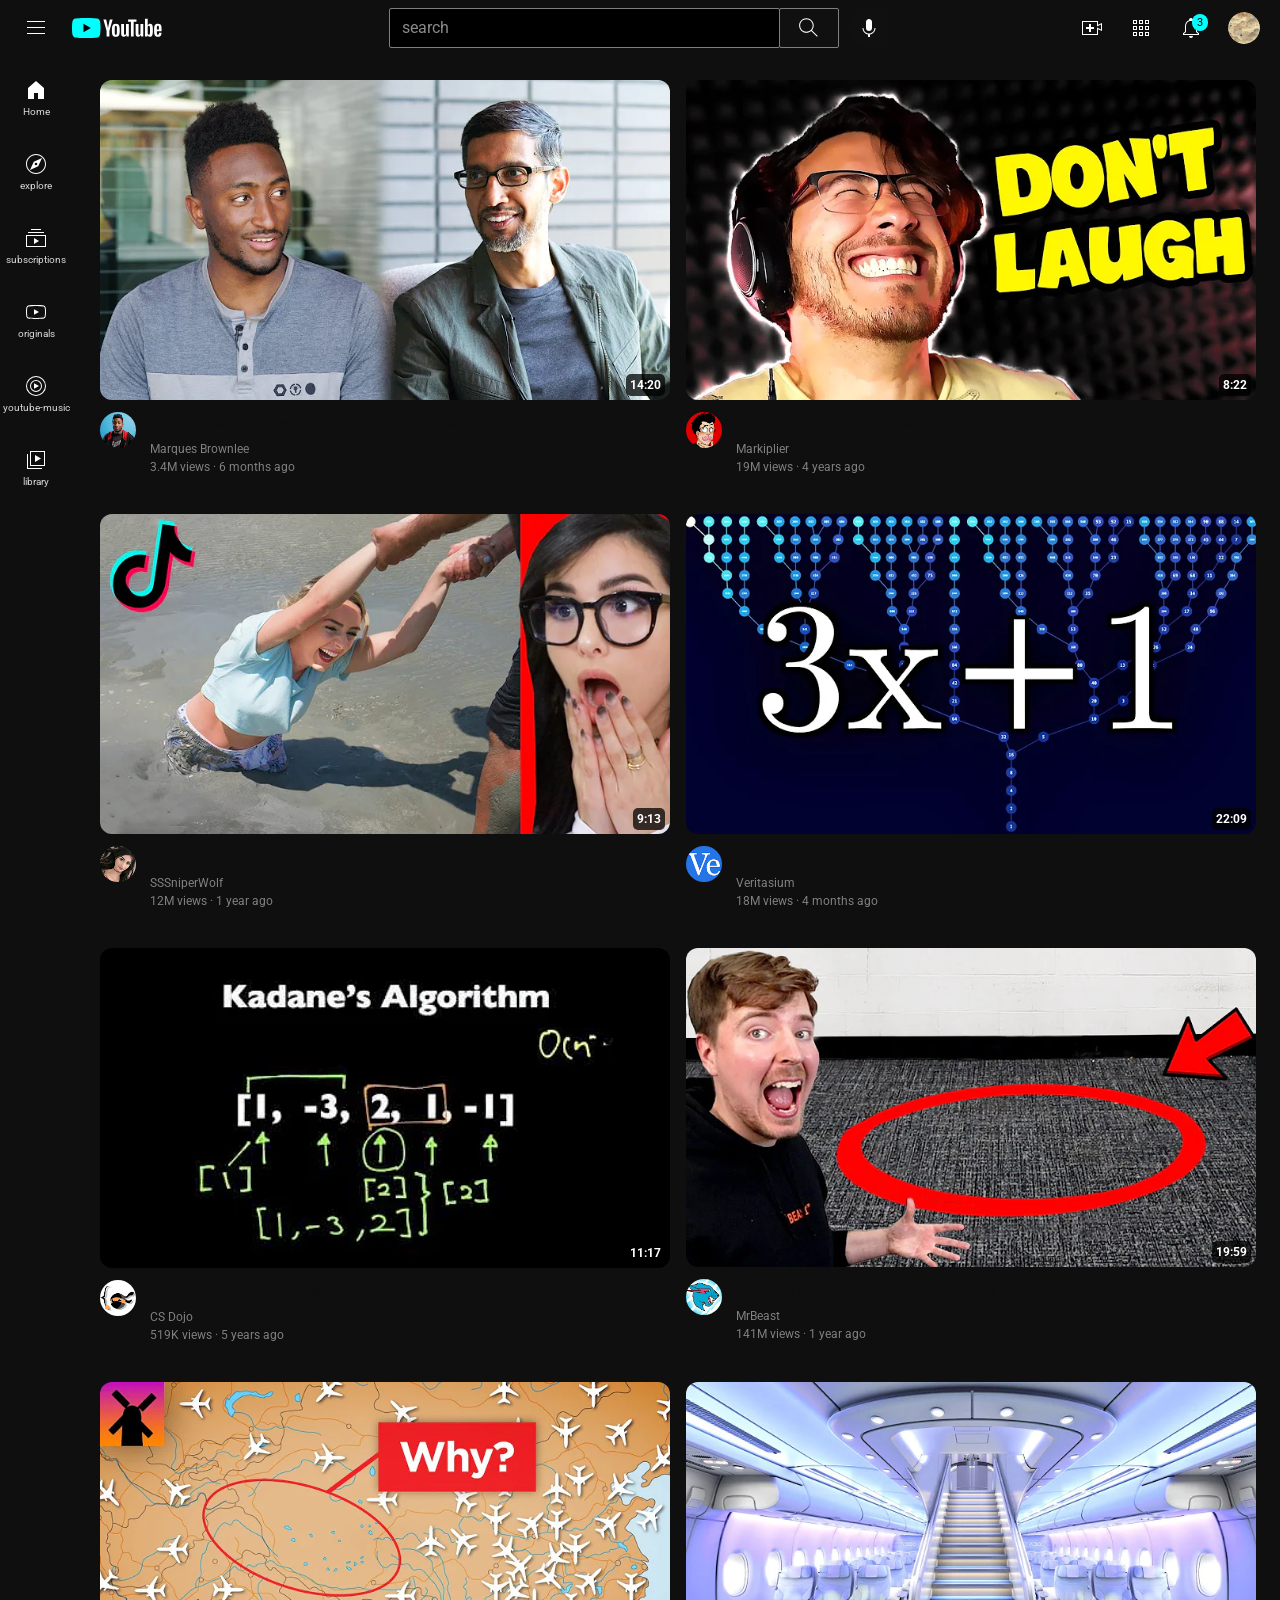
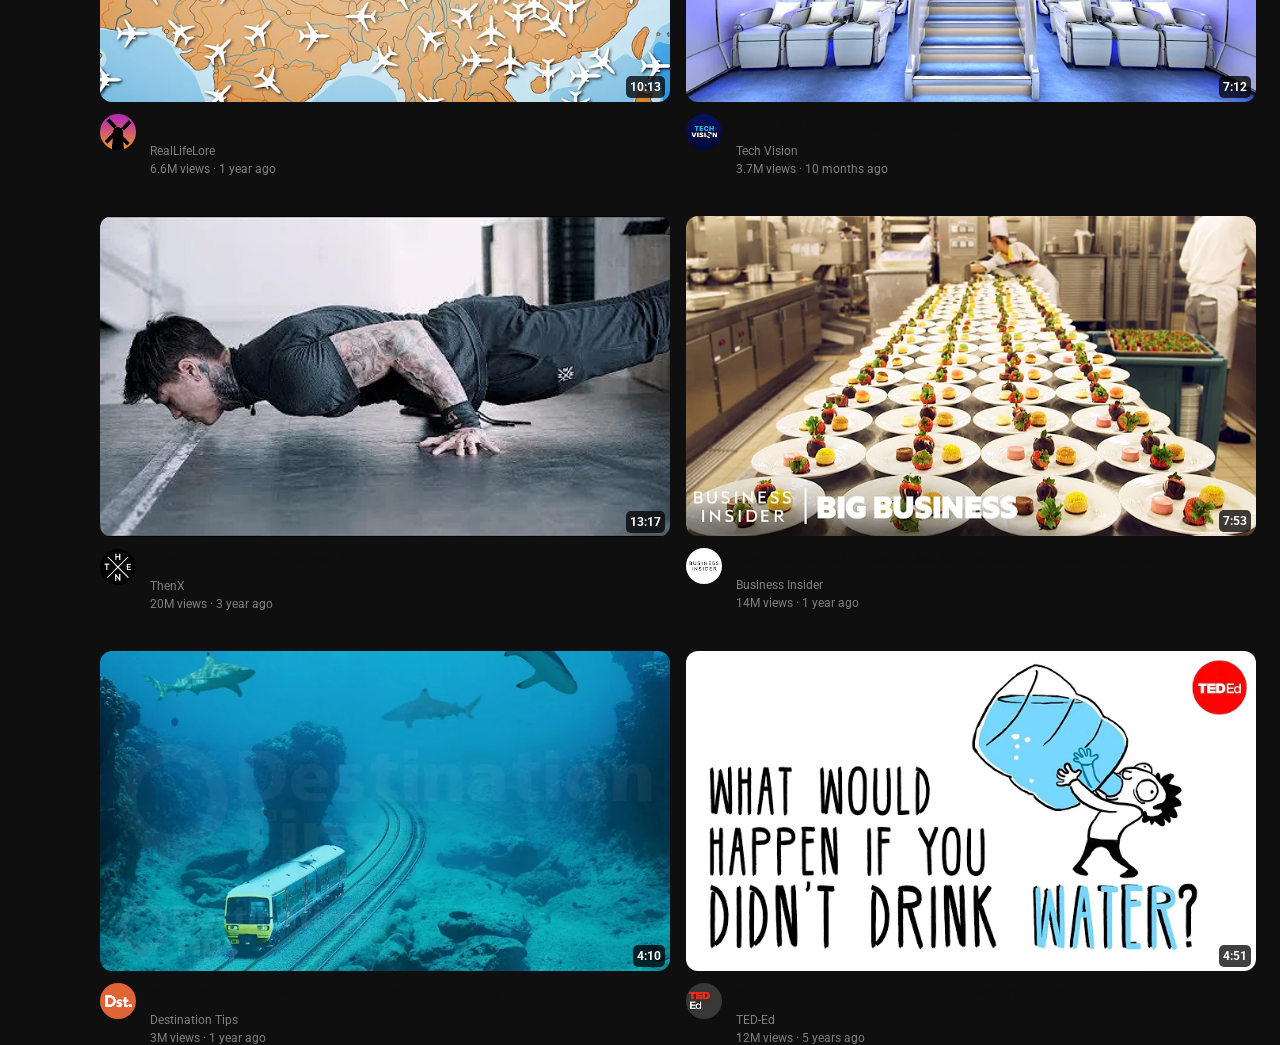
<file: index.html>
<!DOCTYPE html>
<html>
  <head>
    <title>youtube.blom</title>
    <meta name="viewport" content="width=device-width, initial-scale=1.0">

    <link rel="preconnect" href="https://fonts.googleapis.com">
<link rel="preconnect" href="https://fonts.gstatic.com" crossorigin>
<link href="https://fonts.googleapis.com/css2?family=Roboto:ital,wght@0,100..900;1,100..900&display=swap" rel="stylesheet">
<link rel="stylesheet" href="styles/video.css">
<link rel="stylesheet" href="styles/header.css">
<link rel="stylesheet" href="styles/general.css">
<link rel="stylesheet" href="styles/sidebar.css">
  </head>

  <body>

    <div class="header">
    <div class="left-section">
      <img class="hamburger-menu" src="icons/hamburger-menu.svg">
      <img class="youtube-logo" src="icons/youtube-logo.svg">
    </div>

    <div class="middle-section">
      <input class="search-bar" type="text" placeholder="search">
      <button class="search-button">
        <img class="search-icon" src="icons/search.svg">

    <div class="tooltip">
      search
    </div>
      </button>
       
      <button class="voice-search-button">
        <img class=voice-search-icon src="icons/voice-search-icon.svg">
      <div class="tooltip">
      search with your voice
      </div>
      </button>

      </button>
    </div>

    <div class="right-section">  
      <div class="uplod-icon-container">   
      <img class="upload-icon" src="icons/upload.svg">
      <div class="tooltip">
        Create
      </div>
      </div>
      <div class="youtube-app">
      <img class="youtube-apps-icon" src="icons/youtube-apps.svg">
      <div class="tooltip">Youtube apps</div>
      </div>
      <div class="notifications-setup">
      <img class="notifications-icon" src="icons/notifications.svg">
      <div class="tooltip">Notifications</div>
      <div class="notifications-no">
        3
      </div>
      </div>
      <img class="user-picture" src="channel-pictuers/photo_2026-03-31_15-49-58.jpg">
    </div>
    </div>

    <div class="sidebar">

      <div class="sidebar-link">
       <img src="icons/home.svg">
       <div>Home</div>
      </div>

       <div class="sidebar-link">
        <img src="icons/explore.svg"> 
        <div>explore</div>
      </div>

       <div class="sidebar-link">
        <img src="icons/subscriptions.svg">
        <div>subscriptions</div>
      </div>

       <div class="sidebar-link">
        <img src="icons/originals.svg">
        <div>originals</div>
      </div>

       <div class="sidebar-link">
        <img src="icons/youtube-music.svg">
        <div>youtube-music</div>
      </div>

       <div class="sidebar-link">
     <img src="icons/library.svg">
     <div>library</div>
      </div>
    </div>
   

  <div class="video-grid">
  <div class="video-preview">
      <div class="thumbnail-row">
        <a href="https://youtu.be/n2RNcPRtAiY?si=yV3Z8O-0hQoOEaEy">
        <img class="thumbnail" src="thumbnails/thumbnail-1.webp">
        </a>
        <div class="video-time">
          14:20
        </div>
      </div>

    <div class="video-info-grid">
  <div class="channel-pic">
    <a href="https://www.youtube.com/c/mkbhd">
    <img class="profile-picture" src="channel-pictuers/channel-1.jpeg">
    </a>
  </div>

  <div class="video-info"> 
    <p class="video-title">
      Talking Tech and AI with Google CEO Sundar Pichai!
    </p>

    <p class="video-author">
      Marques Brownlee
    </p>

    <p class="video-stats">
      3.4M views · 6 months ago
    </p>
  </div>
    </div>
      </div>

        <div class="video-preview">
          <div class="thumbnail-row">
            <a href="https://youtu.be/mP0RAo9SKZk?si=Io5crcfAN1g44RCc">
        <img class="thumbnail" src="thumbnails/thumbnail-2.webp">
        </a>
        <div class="video-time">
          8:22
        </div>
      </div>
      
  <div class="video-info-grid">
  <div class="channel-pic">
    <a href="https://www.youtube.com/c/markiplier">
    <img class="profile-picture" src="channel-pictuers/channel-2.jpeg">
    </a>
  </div>

  <div class="video-info"> 
    <p class="video-title">
      Try Not To Laugh Challenge #9
    </p>

    <p class="video-author">
      Markiplier
    </p>

    <p class="video-stats">
    19M views · 4 years ago
    </p>
  </div>
  </div>
</div>

  <div class="video-preview">
      <div class="thumbnail-row">
        <a href="https://youtu.be/FgjPQQeTh1w?si=9H9or4I8qPokQZWX">
        <img class="thumbnail" src="thumbnails/thumbnail-3.webp">
        </a>
        <div class="video-time">
          9:13
        </div>
      </div>

    <div class="video-info-grid">
  <div class="channel-pic">
    <a href="https://www.youtube.com/user/SSSniperWolf">
    <img class="profile-picture" src="channel-pictuers/channel-3.jpeg">
    </a>
  </div>

  <div class="video-info"> 
    <p class="video-title">
    Crazy Tik Toks Taken Moments Before DISASTER
    </p>

    <p class="video-author">
      SSSniperWolf
    </p>

    <p class="video-stats">
     12M views · 1 year ago
    </p>
  </div>
    </div>
      </div>

        <div class="video-preview">
          <div class="thumbnail-row">
            <a href="https://youtu.be/094y1Z2wpJg?si=GdqOpRvI-ENtUGWt">
        <img class="thumbnail" src="thumbnails/thumbnail-4.webp">
        </a>
        <div class="video-time">
          22:09
        </div>
      </div>
      
  <div class="video-info-grid">
  <div class="channel-pic">
    <a href="https://www.youtube.com/c/veritasium">
    <img class="profile-picture" src="channel-pictuers/channel-4.jpeg">
    </a>
  </div>

  <div class="video-info"> 
    <p class="video-title">
The Simplest Math Problem No One Can Solve - Collatz Conjecture
    </p>

    <p class="video-author">
    Veritasium
    </p>

    <p class="video-stats">
    18M views · 4 months ago
    </p>
  </div>
  </div>
  </div>

  <div class="video-preview">
      <div class="thumbnail-row">
        <a href="https://www.youtube.com/watch?v=86CQq3pKSUw">
        <img class="thumbnail" src="thumbnails/thumbnail-5.webp">
        </a>
        <div class="video-time">
          11:17
        </div>
      </div>

    <div class="video-info-grid">
  <div class="channel-pic">
    <a href="https://www.youtube.com/c/CSDojo">
    <img class="profile-picture" src="channel-pictuers/channel-5.jpeg">
    </a>
  </div>

  <div class="video-info"> 
    <p class="video-title">
Kadane's Algorithm to Maximum Sum Subarray Problem
    </p>

    <p class="video-author">
    CS Dojo
    </p>

    <p class="video-stats">
    519K views · 5 years ago
    </p>
  </div>
    </div>
      </div>

        <div class="video-preview">
          <div class="thumbnail-row">
            <a href="https://www.youtube.com/watch?v=yXWw0_UfSFg">
        <img class="thumbnail" src="thumbnails/thumbnail-6.webp">
        </a>
        <div class="video-time">
          19:59
        </div>
        </div>
      
  <div class="video-info-grid">
  <div class="channel-pic">
    <a href="https://www.youtube.com/channel/UCX6OQ3DkcsbYNE6H8uQQuVA">
    <img class="profile-picture" src="channel-pictuers/channel-6.jpeg">
    </a>
  </div>

  <div class="video-info"> 
    <p class="video-title">
    Anything You Can Fit In The Circle I’ll Pay For
    </p>

    <p class="video-author">
    MrBeast
    </p>

    <p class="video-stats">
    141M views · 1 year ago
    </p>
  </div>
  </div>
  </div>

<div class="video-preview">
          <div class="thumbnail-row">
            <a href="https://www.youtube.com/watch?v=fNVa1qMbF9Y">
        <img class="thumbnail" src="thumbnails/thumbnail-7.webp">
        </a>
        <div class="video-time">
          10:13
        </div>
        </div>
      
  <div class="video-info-grid">
  <div class="channel-pic">
    <a href="https://www.youtube.com/channel/UCP5tjEmvPItGyLhmjdwP7Ww">
    <img class="profile-picture" src="channel-pictuers/channel-7.jpeg">
    </a>
  </div>

  <div class="video-info"> 
    <p class="video-title">
    Why Planes Don't Fly Over Tibet
    </p>

    <p class="video-author">
    RealLifeLore
    </p>

    <p class="video-stats">
    6.6M views · 1 year ago
    </p>
  </div>
  </div>
  </div>

<div class="video-preview">
          <div class="thumbnail-row">
            <a href="https://www.youtube.com/watch?v=lFm4EM1juls">
        <img class="thumbnail" src="thumbnails/thumbnail-8.webp">
        </a>
        <div class="video-time">
          7:12
        </div>
        </div>
      
  <div class="video-info-grid">
  <div class="channel-pic">
    <a href="https://www.youtube.com/@adin">
    <img class="profile-picture" src="channel-pictuers/channel-8.jpeg">
    </a>
  </div>

  <div class="video-info"> 
    <p class="video-title">    
Inside The World's Biggest Passenger Plane
   </p>

    <p class="video-author">
    Tech Vision
    </p>

    <p class="video-stats">
    3.7M views · 10 months ago
    </p>
  </div>
  </div>
  </div>

  <div class="video-preview">
          <div class="thumbnail-row">
            <a href="https://www.youtube.com/watch?v=ixmxOlcrlUc">
        <img class="thumbnail" src="thumbnails/thumbnail-9.webp">
        </a>
        <div class="video-time">
          13:17
        </div>
        </div>
      
  <div class="video-info-grid">
  <div class="channel-pic">
    <a href="https://www.youtube.com/@OFFICIALTHENXSTUDIOS">
    <img class="profile-picture" src="channel-pictuers/channel-9.jpeg">
    </a>
  </div>

  <div class="video-info"> 
    <p class="video-title">
    The SECRET to Super Human STRENGTH
    </p>

    <p class="video-author">
    ThenX
    </p>

    <p class="video-stats">
    20M views · 3 year ago
    </p>
  </div>
  </div>
  </div>

  <div class="video-preview">
          <div class="thumbnail-row">
            <a href="https://www.youtube.com/watch?v=R2vXbFp5C9o">
        <img class="thumbnail" src="thumbnails/thumbnail-10.webp">
        </a>
        <div class="video-time">
          7:53
        </div>
        </div>
      
  <div class="video-info-grid">
  <div class="channel-pic">
    <a href="https://www.youtube.com/@Insider">
    <img class="profile-picture" src="channel-pictuers/channel-10.jpeg">
    </a>
  </div>

  <div class="video-info"> 
    <p class="video-title">
How The World's Largest Cruise Ship Makes 30,000 Meals Every Day
    </p>

    <p class="video-author">
    Business Insider
    </p>

    <p class="video-stats">
    14M views · 1 year ago
    </p>
  </div>
  </div>
  </div>

  <div class="video-preview">
          <div class="thumbnail-row">
            <a href="https://www.youtube.com/watch?v=0nZuYyXET3s">
        <img class="thumbnail" src="thumbnails/thumbnail-11.webp">
        </a>
        <div class="video-time">
          4:10
        </div>
        </div>
      
  <div class="video-info-grid">
  <div class="channel-pic">
    <a href="https://www.youtube.com/@Destinationtips">
    <img class="profile-picture" src="channel-pictuers/channel-11.jpeg">
    </a>
  </div>

  <div class="video-info"> 
    <p class="video-title">
Dubai's Crazy Underwater Train and Other Things #Only in Dubai
    </p>

    <p class="video-author">
    Destination Tips
    </p>

    <p class="video-stats">
    3M views · 1 year ago
    </p>
  </div>
  </div>
  </div>

  <div class="video-preview">
          <div class="thumbnail-row">
            <a href="https://www.youtube.com/watch?v=9iMGFqMmUFs">
        <img class="thumbnail" src="thumbnails/thumbnail-12.webp">
        </a>
        <div class="video-time">
          4:51
        </div>
        </div>
      
  <div class="video-info-grid">
  <div class="channel-pic">
    <a href="https://www.youtube.com/@TEDEd">
    <img class="profile-picture" src="channel-pictuers/channel-12.jpeg">
    </a>
  </div>

  <div class="video-info"> 
    <p class="video-title">
What would happen if you didn’t drink water? - Mia Nacamulli
    </p>

    <p class="video-author">
    TED-Ed
    </p>

    <p class="video-stats">
    12M views · 5 years ago
    </p>
  </div>
  </div>
  </div>

  </div>

    
  </body>
</html>
</file>
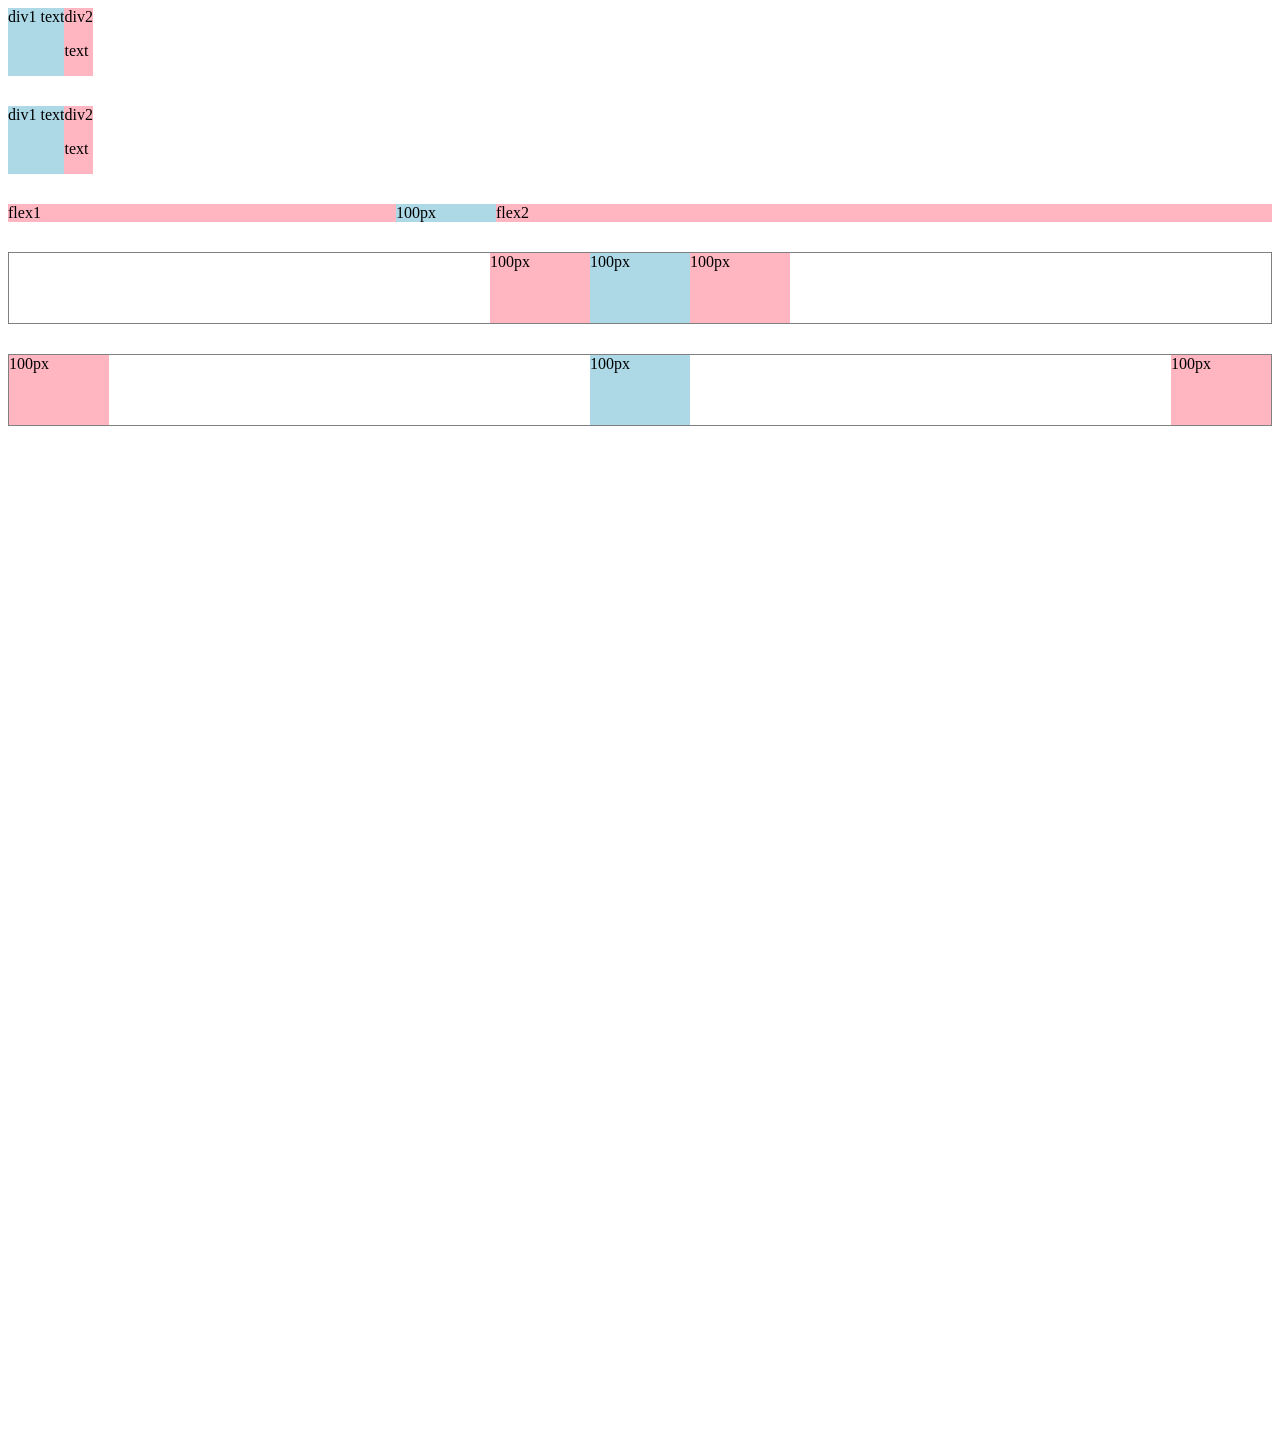
<file: flexbox.html>
<!DOCTYPE html>
<html>
  <head>
    <title>flexbox practice</title>
  </head>

  <body style="
  padding-bottom:1000px;
  ">
    <div style="
    display:flex;
    flex-direction:row;
      ">
      <div style="
       background-color:lightblue; 
        ">div1 text</div>

      <div style="
      background-color:lightpink;
      ">div2 <p>text</p></div>
    </div>

     <div style="
    display:flex;
    flex-direction:row;
    margin-top: 30px;
      ">
      <div style="
       background-color:lightblue; 
        ">div1 text</div>

      <div style="
      background-color:lightpink;
      ">div2 <p>text</p></div>
    </div>

      <div style="
      display:flex;
      flex-direction:row;
      margin-top: 30px;
        ">

    <div style="
          display:flex;
          flex:1;
          background-color:lightpink; 
            ">flex1</div>

        <div style="
        width:100px;
        background-color:lightblue; 
          ">100px</div>

        <div style="
        flex:2;
        background-color:lightpink;
        ">flex2</div>
      </div>

          <div style="
          border-color: gray;
          border-style: solid;
          border-width:1px;
          height:70px;
        display:flex;
        flex-direction:row;
        margin-top: 30px;
        justify-content: center;
          ">

      <div style="
            display:flex;
            width:100px;
            background-color:lightpink; 
              ">100px</div>

          <div style="
          width:100px;
          background-color:lightblue; 
            ">100px</div>

          <div style="
         width:100px;
          background-color:lightpink;
          ">100px</div>
        </div>

          <div style="
            border-color: gray;
            border-style: solid;
            border-width:1px;
            height:70px;
          display:flex;
          flex-direction:row;
          margin-top: 30px;
          justify-content:space-between ;
            ">

        <div style="
              display:flex;
              width:100px;
              background-color:lightpink; 
                ">100px</div>

            <div style="
            width:100px;
            background-color:lightblue; 
              ">100px</div>

            <div style="
          width:100px;
            background-color:lightpink;
            ">100px</div>
          </div>

          

      

    
  </body>
</html>
</file>
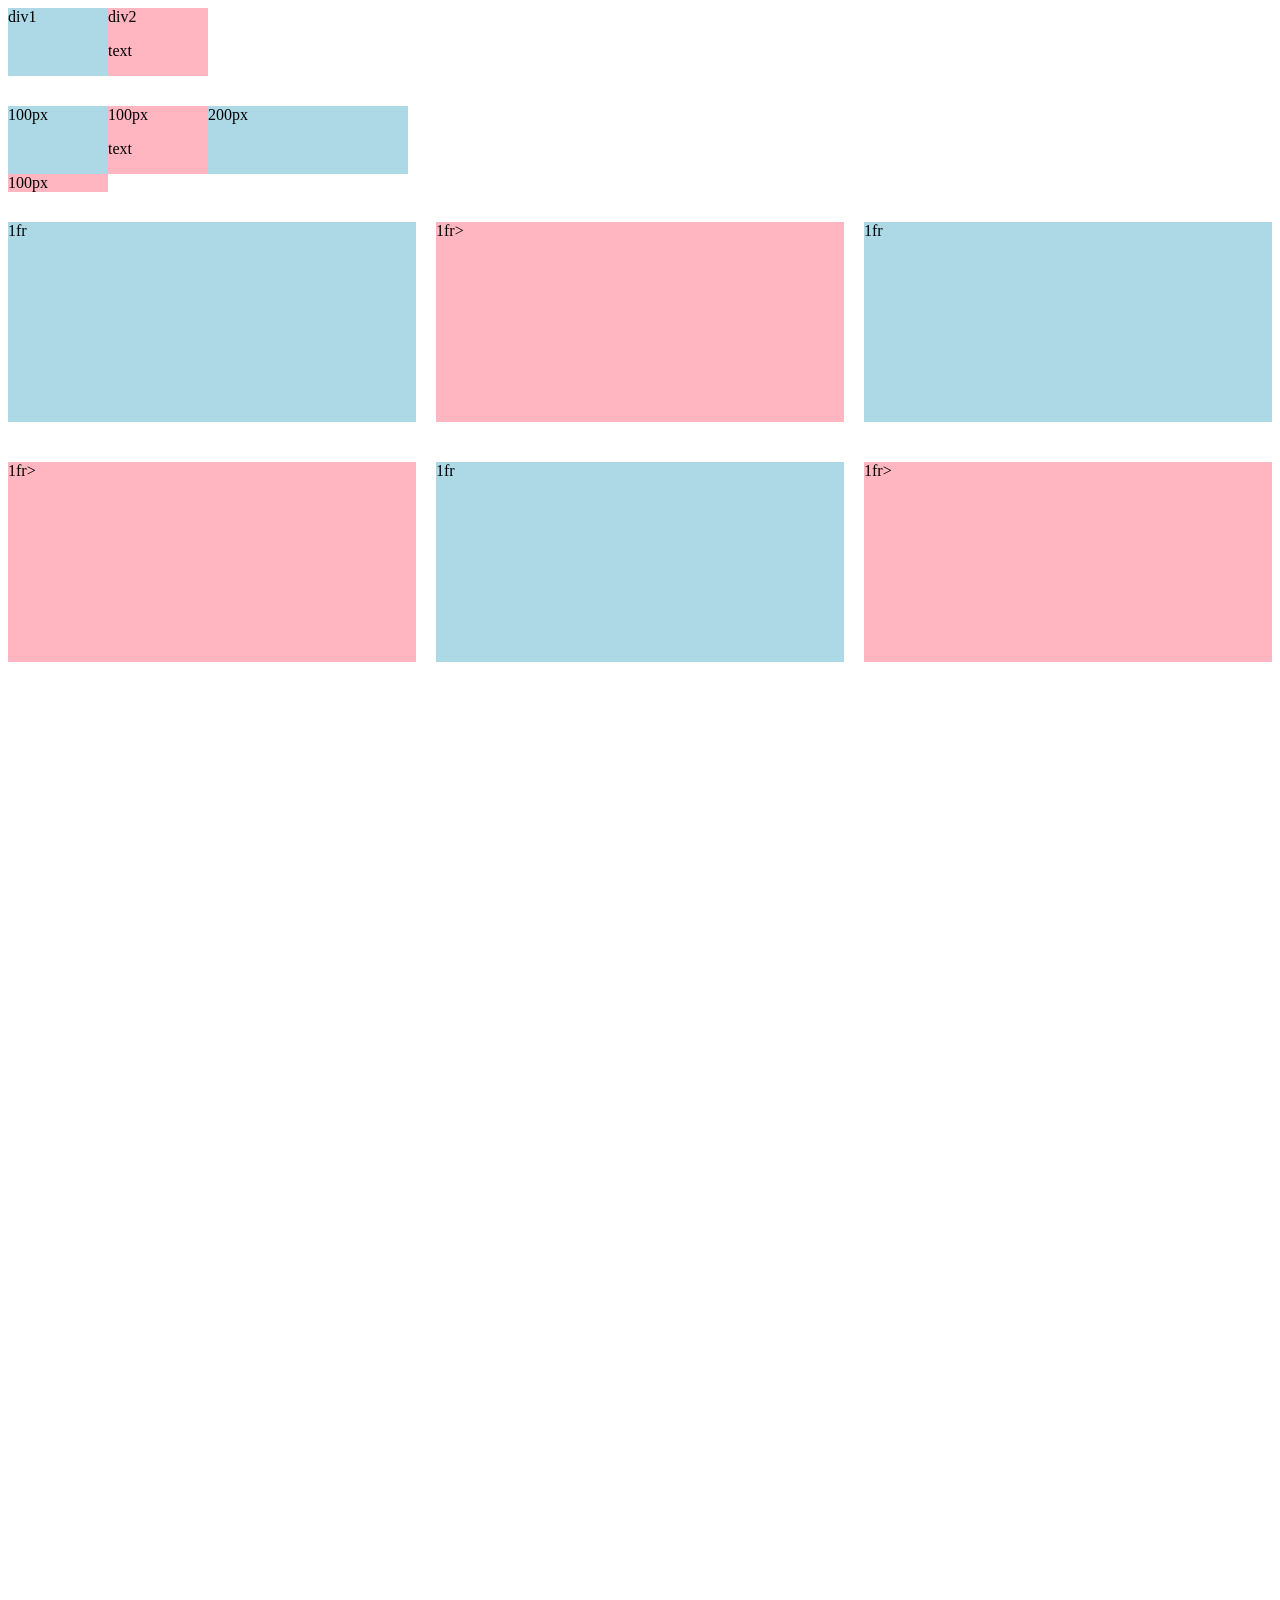
<file: grid.html>
<!DOCTYPE html>
<html>
  <head>
<title>grid practic</title>
  </head>

  <body style="padding-bottom:1000px;">
    <div style="
    display:grid;
    grid-template-columns: 100px 100px;">
<div style="background-color:lightblue">div1</div>
<div style="background-color:lightpink">div2 <p>text</p></div>
    </div>

      <div style="
      margin-top:30px;
      display:grid;
      grid-template-columns: 100px 100px 200px;">
  <div style="background-color:lightblue">100px</div>
  <div style="background-color:lightpink">100px <p>text</p></div>
   <div style="background-color:lightblue">200px</div>
   <div style="background-color:lightpink">100px</div>
      </div>

        <div style="
        margin-top:30px;
        display:grid;
        grid-template-columns: 1fr 1fr 1fr;
        column-gap:20px;
        row-gap:40px;
        ">
    <div style="background-color:lightblue; height: 200px;">1fr</div>
    <div style="background-color:lightpink; height: 200px;">1fr></div>
    <div style="background-color:lightblue; height: 200px;">1fr</div>
    <div style="background-color:lightpink; height: 200px;">1fr></div>
    <div style="background-color:lightblue; height: 200px;">1fr</div>
    <div style="background-color:lightpink; height: 200px;">1fr></div>





  </body>

</html>
</file>
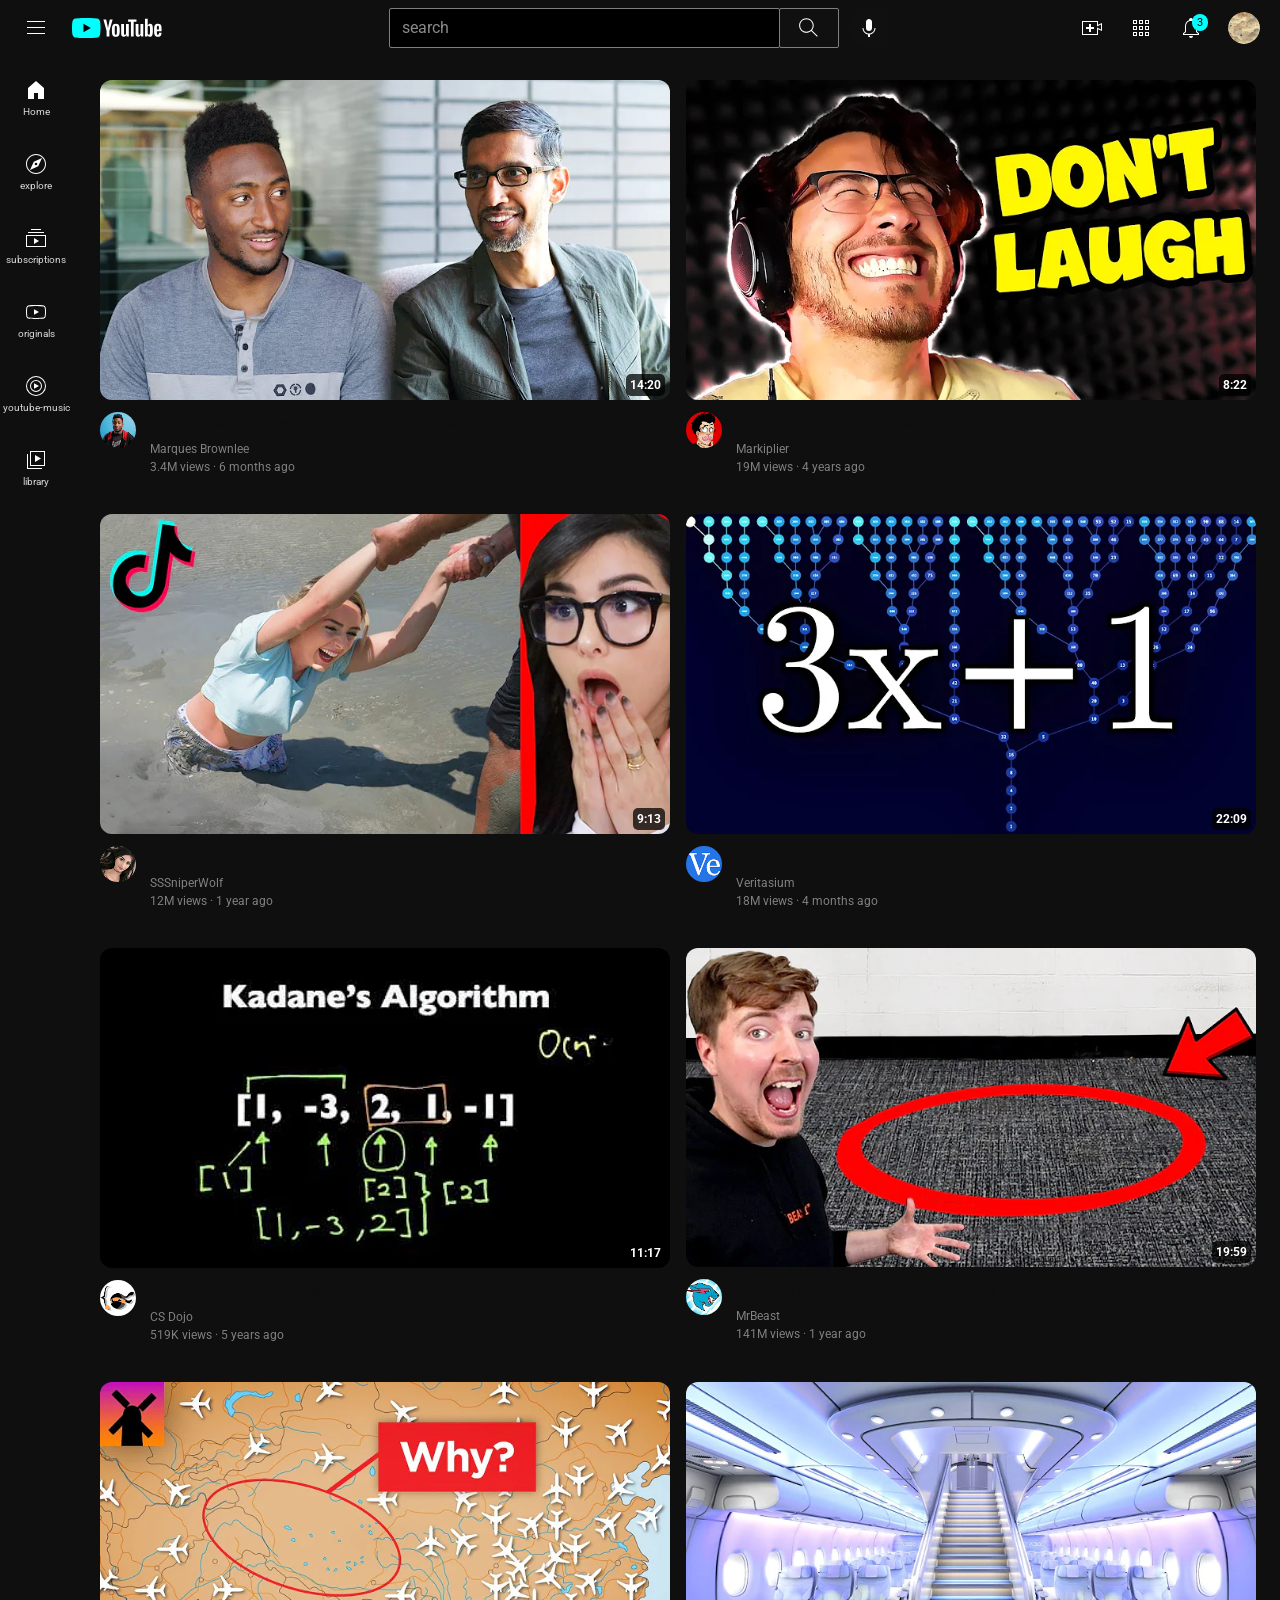
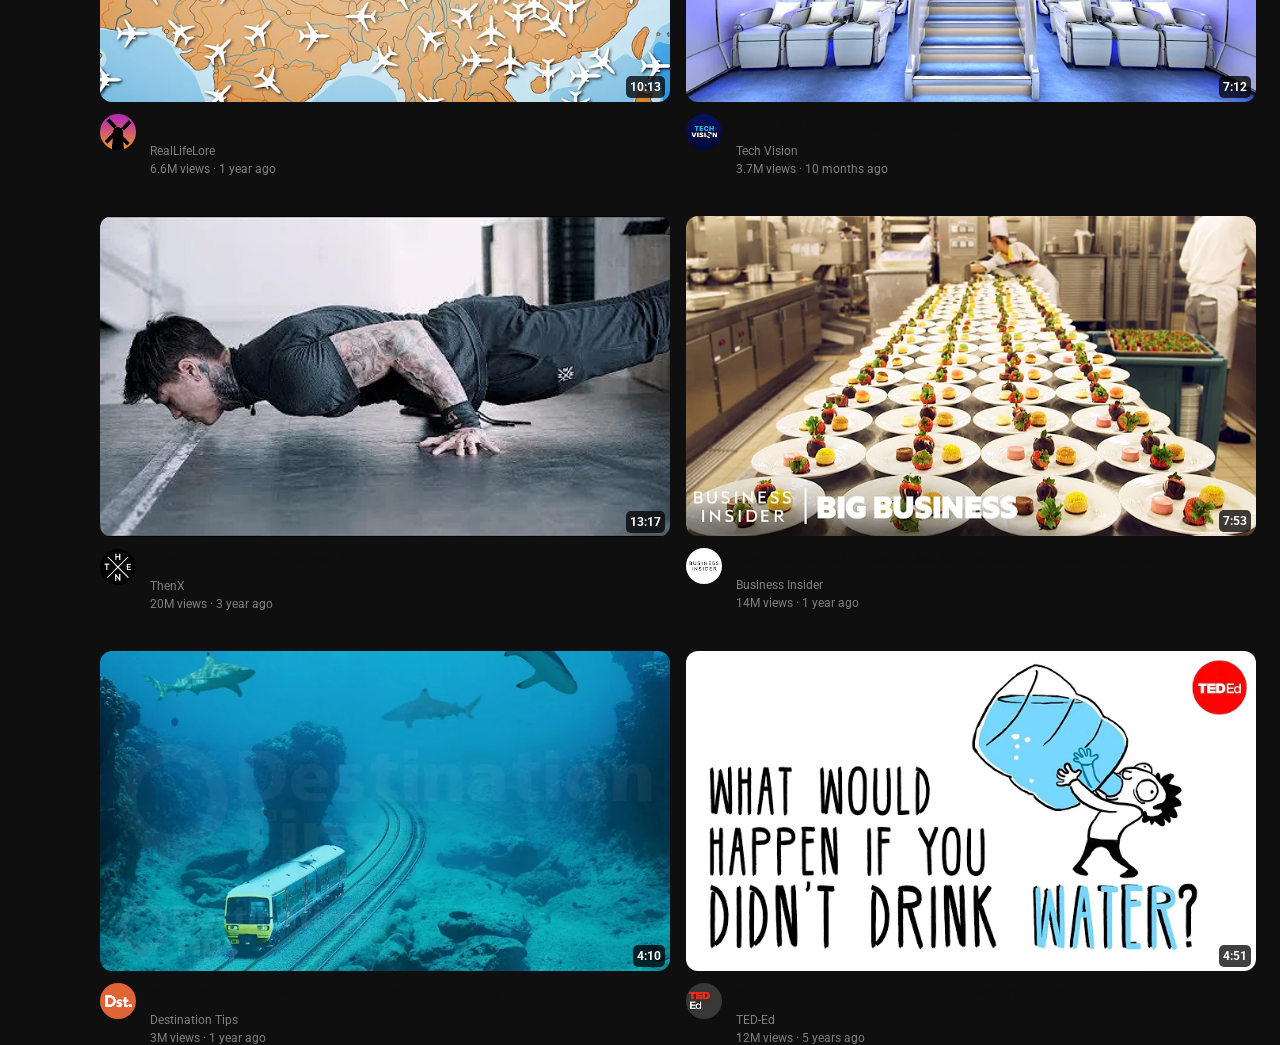
<file: youtube.html>
<!DOCTYPE html>
<html>
  <head>
    <title>youtube.blom</title>
    <meta name="viewport" content="width=device-width, initial-scale=1.0">

    <link rel="preconnect" href="https://fonts.googleapis.com">
<link rel="preconnect" href="https://fonts.gstatic.com" crossorigin>
<link href="https://fonts.googleapis.com/css2?family=Roboto:ital,wght@0,100..900;1,100..900&display=swap" rel="stylesheet">
<link rel="stylesheet" href="styles/video.css">
<link rel="stylesheet" href="styles/header.css">
<link rel="stylesheet" href="styles/general.css">
<link rel="stylesheet" href="styles/sidebar.css">
  </head>

  <body>

    <div class="header">
    <div class="left-section">
      <img class="hamburger-menu" src="icons/hamburger-menu.svg">
      <img class="youtube-logo" src="icons/youtube-logo.svg">
    </div>

    <div class="middle-section">
      <input class="search-bar" type="text" placeholder="search">
      <button class="search-button">
        <img class="search-icon" src="icons/search.svg">

    <div class="tooltip">
      search
    </div>
      </button>
       
      <button class="voice-search-button">
        <img class=voice-search-icon src="icons/voice-search-icon.svg">
      <div class="tooltip">
      search with your voice
      </div>
      </button>

      </button>
    </div>

    <div class="right-section">  
      <div class="uplod-icon-container">   
      <img class="upload-icon" src="icons/upload.svg">
      <div class="tooltip">
        Create
      </div>
      </div>
      <div class="youtube-app">
      <img class="youtube-apps-icon" src="icons/youtube-apps.svg">
      <div class="tooltip">Youtube apps</div>
      </div>
      <div class="notifications-setup">
      <img class="notifications-icon" src="icons/notifications.svg">
      <div class="tooltip">Notifications</div>
      <div class="notifications-no">
        3
      </div>
      </div>
      <img class="user-picture" src="channel-pictuers/photo_2026-03-31_15-49-58.jpg">
    </div>
    </div>

    <div class="sidebar">

      <div class="sidebar-link">
       <img src="icons/home.svg">
       <div>Home</div>
      </div>

       <div class="sidebar-link">
        <img src="icons/explore.svg"> 
        <div>explore</div>
      </div>

       <div class="sidebar-link">
        <img src="icons/subscriptions.svg">
        <div>subscriptions</div>
      </div>

       <div class="sidebar-link">
        <img src="icons/originals.svg">
        <div>originals</div>
      </div>

       <div class="sidebar-link">
        <img src="icons/youtube-music.svg">
        <div>youtube-music</div>
      </div>

       <div class="sidebar-link">
     <img src="icons/library.svg">
     <div>library</div>
      </div>
    </div>
   

  <div class="video-grid">
  <div class="video-preview">
      <div class="thumbnail-row">
        <a href="https://youtu.be/n2RNcPRtAiY?si=yV3Z8O-0hQoOEaEy">
        <img class="thumbnail" src="thumbnails/thumbnail-1.webp">
        </a>
        <div class="video-time">
          14:20
        </div>
      </div>

    <div class="video-info-grid">
  <div class="channel-pic">
    <a href="https://www.youtube.com/c/mkbhd">
    <img class="profile-picture" src="channel-pictuers/channel-1.jpeg">
    </a>
  </div>

  <div class="video-info"> 
    <p class="video-title">
      Talking Tech and AI with Google CEO Sundar Pichai!
    </p>

    <p class="video-author">
      Marques Brownlee
    </p>

    <p class="video-stats">
      3.4M views · 6 months ago
    </p>
  </div>
    </div>
      </div>

        <div class="video-preview">
          <div class="thumbnail-row">
            <a href="https://youtu.be/mP0RAo9SKZk?si=Io5crcfAN1g44RCc">
        <img class="thumbnail" src="thumbnails/thumbnail-2.webp">
        </a>
        <div class="video-time">
          8:22
        </div>
      </div>
      
  <div class="video-info-grid">
  <div class="channel-pic">
    <a href="https://www.youtube.com/c/markiplier">
    <img class="profile-picture" src="channel-pictuers/channel-2.jpeg">
    </a>
  </div>

  <div class="video-info"> 
    <p class="video-title">
      Try Not To Laugh Challenge #9
    </p>

    <p class="video-author">
      Markiplier
    </p>

    <p class="video-stats">
    19M views · 4 years ago
    </p>
  </div>
  </div>
</div>

  <div class="video-preview">
      <div class="thumbnail-row">
        <a href="https://youtu.be/FgjPQQeTh1w?si=9H9or4I8qPokQZWX">
        <img class="thumbnail" src="thumbnails/thumbnail-3.webp">
        </a>
        <div class="video-time">
          9:13
        </div>
      </div>

    <div class="video-info-grid">
  <div class="channel-pic">
    <a href="https://www.youtube.com/user/SSSniperWolf">
    <img class="profile-picture" src="channel-pictuers/channel-3.jpeg">
    </a>
  </div>

  <div class="video-info"> 
    <p class="video-title">
    Crazy Tik Toks Taken Moments Before DISASTER
    </p>

    <p class="video-author">
      SSSniperWolf
    </p>

    <p class="video-stats">
     12M views · 1 year ago
    </p>
  </div>
    </div>
      </div>

        <div class="video-preview">
          <div class="thumbnail-row">
            <a href="https://youtu.be/094y1Z2wpJg?si=GdqOpRvI-ENtUGWt">
        <img class="thumbnail" src="thumbnails/thumbnail-4.webp">
        </a>
        <div class="video-time">
          22:09
        </div>
      </div>
      
  <div class="video-info-grid">
  <div class="channel-pic">
    <a href="https://www.youtube.com/c/veritasium">
    <img class="profile-picture" src="channel-pictuers/channel-4.jpeg">
    </a>
  </div>

  <div class="video-info"> 
    <p class="video-title">
The Simplest Math Problem No One Can Solve - Collatz Conjecture
    </p>

    <p class="video-author">
    Veritasium
    </p>

    <p class="video-stats">
    18M views · 4 months ago
    </p>
  </div>
  </div>
  </div>

  <div class="video-preview">
      <div class="thumbnail-row">
        <a href="https://www.youtube.com/watch?v=86CQq3pKSUw">
        <img class="thumbnail" src="thumbnails/thumbnail-5.webp">
        </a>
        <div class="video-time">
          11:17
        </div>
      </div>

    <div class="video-info-grid">
  <div class="channel-pic">
    <a href="https://www.youtube.com/c/CSDojo">
    <img class="profile-picture" src="channel-pictuers/channel-5.jpeg">
    </a>
  </div>

  <div class="video-info"> 
    <p class="video-title">
Kadane's Algorithm to Maximum Sum Subarray Problem
    </p>

    <p class="video-author">
    CS Dojo
    </p>

    <p class="video-stats">
    519K views · 5 years ago
    </p>
  </div>
    </div>
      </div>

        <div class="video-preview">
          <div class="thumbnail-row">
            <a href="https://www.youtube.com/watch?v=yXWw0_UfSFg">
        <img class="thumbnail" src="thumbnails/thumbnail-6.webp">
        </a>
        <div class="video-time">
          19:59
        </div>
        </div>
      
  <div class="video-info-grid">
  <div class="channel-pic">
    <a href="https://www.youtube.com/channel/UCX6OQ3DkcsbYNE6H8uQQuVA">
    <img class="profile-picture" src="channel-pictuers/channel-6.jpeg">
    </a>
  </div>

  <div class="video-info"> 
    <p class="video-title">
    Anything You Can Fit In The Circle I’ll Pay For
    </p>

    <p class="video-author">
    MrBeast
    </p>

    <p class="video-stats">
    141M views · 1 year ago
    </p>
  </div>
  </div>
  </div>

<div class="video-preview">
          <div class="thumbnail-row">
            <a href="https://www.youtube.com/watch?v=fNVa1qMbF9Y">
        <img class="thumbnail" src="thumbnails/thumbnail-7.webp">
        </a>
        <div class="video-time">
          10:13
        </div>
        </div>
      
  <div class="video-info-grid">
  <div class="channel-pic">
    <a href="https://www.youtube.com/channel/UCP5tjEmvPItGyLhmjdwP7Ww">
    <img class="profile-picture" src="channel-pictuers/channel-7.jpeg">
    </a>
  </div>

  <div class="video-info"> 
    <p class="video-title">
    Why Planes Don't Fly Over Tibet
    </p>

    <p class="video-author">
    RealLifeLore
    </p>

    <p class="video-stats">
    6.6M views · 1 year ago
    </p>
  </div>
  </div>
  </div>

<div class="video-preview">
          <div class="thumbnail-row">
            <a href="https://www.youtube.com/watch?v=lFm4EM1juls">
        <img class="thumbnail" src="thumbnails/thumbnail-8.webp">
        </a>
        <div class="video-time">
          7:12
        </div>
        </div>
      
  <div class="video-info-grid">
  <div class="channel-pic">
    <a href="https://www.youtube.com/@adin">
    <img class="profile-picture" src="channel-pictuers/channel-8.jpeg">
    </a>
  </div>

  <div class="video-info"> 
    <p class="video-title">    
Inside The World's Biggest Passenger Plane
   </p>

    <p class="video-author">
    Tech Vision
    </p>

    <p class="video-stats">
    3.7M views · 10 months ago
    </p>
  </div>
  </div>
  </div>

  <div class="video-preview">
          <div class="thumbnail-row">
            <a href="https://www.youtube.com/watch?v=ixmxOlcrlUc">
        <img class="thumbnail" src="thumbnails/thumbnail-9.webp">
        </a>
        <div class="video-time">
          13:17
        </div>
        </div>
      
  <div class="video-info-grid">
  <div class="channel-pic">
    <a href="https://www.youtube.com/@OFFICIALTHENXSTUDIOS">
    <img class="profile-picture" src="channel-pictuers/channel-9.jpeg">
    </a>
  </div>

  <div class="video-info"> 
    <p class="video-title">
    The SECRET to Super Human STRENGTH
    </p>

    <p class="video-author">
    ThenX
    </p>

    <p class="video-stats">
    20M views · 3 year ago
    </p>
  </div>
  </div>
  </div>

  <div class="video-preview">
          <div class="thumbnail-row">
            <a href="https://www.youtube.com/watch?v=R2vXbFp5C9o">
        <img class="thumbnail" src="thumbnails/thumbnail-10.webp">
        </a>
        <div class="video-time">
          7:53
        </div>
        </div>
      
  <div class="video-info-grid">
  <div class="channel-pic">
    <a href="https://www.youtube.com/@Insider">
    <img class="profile-picture" src="channel-pictuers/channel-10.jpeg">
    </a>
  </div>

  <div class="video-info"> 
    <p class="video-title">
How The World's Largest Cruise Ship Makes 30,000 Meals Every Day
    </p>

    <p class="video-author">
    Business Insider
    </p>

    <p class="video-stats">
    14M views · 1 year ago
    </p>
  </div>
  </div>
  </div>

  <div class="video-preview">
          <div class="thumbnail-row">
            <a href="https://www.youtube.com/watch?v=0nZuYyXET3s">
        <img class="thumbnail" src="thumbnails/thumbnail-11.webp">
        </a>
        <div class="video-time">
          4:10
        </div>
        </div>
      
  <div class="video-info-grid">
  <div class="channel-pic">
    <a href="https://www.youtube.com/@Destinationtips">
    <img class="profile-picture" src="channel-pictuers/channel-11.jpeg">
    </a>
  </div>

  <div class="video-info"> 
    <p class="video-title">
Dubai's Crazy Underwater Train and Other Things #Only in Dubai
    </p>

    <p class="video-author">
    Destination Tips
    </p>

    <p class="video-stats">
    3M views · 1 year ago
    </p>
  </div>
  </div>
  </div>

  <div class="video-preview">
          <div class="thumbnail-row">
            <a href="https://www.youtube.com/watch?v=9iMGFqMmUFs">
        <img class="thumbnail" src="thumbnails/thumbnail-12.webp">
        </a>
        <div class="video-time">
          4:51
        </div>
        </div>
      
  <div class="video-info-grid">
  <div class="channel-pic">
    <a href="https://www.youtube.com/@TEDEd">
    <img class="profile-picture" src="channel-pictuers/channel-12.jpeg">
    </a>
  </div>

  <div class="video-info"> 
    <p class="video-title">
What would happen if you didn’t drink water? - Mia Nacamulli
    </p>

    <p class="video-author">
    TED-Ed
    </p>

    <p class="video-stats">
    12M views · 5 years ago
    </p>
  </div>
  </div>
  </div>

  </div>

    
  </body>
</html>
</file>
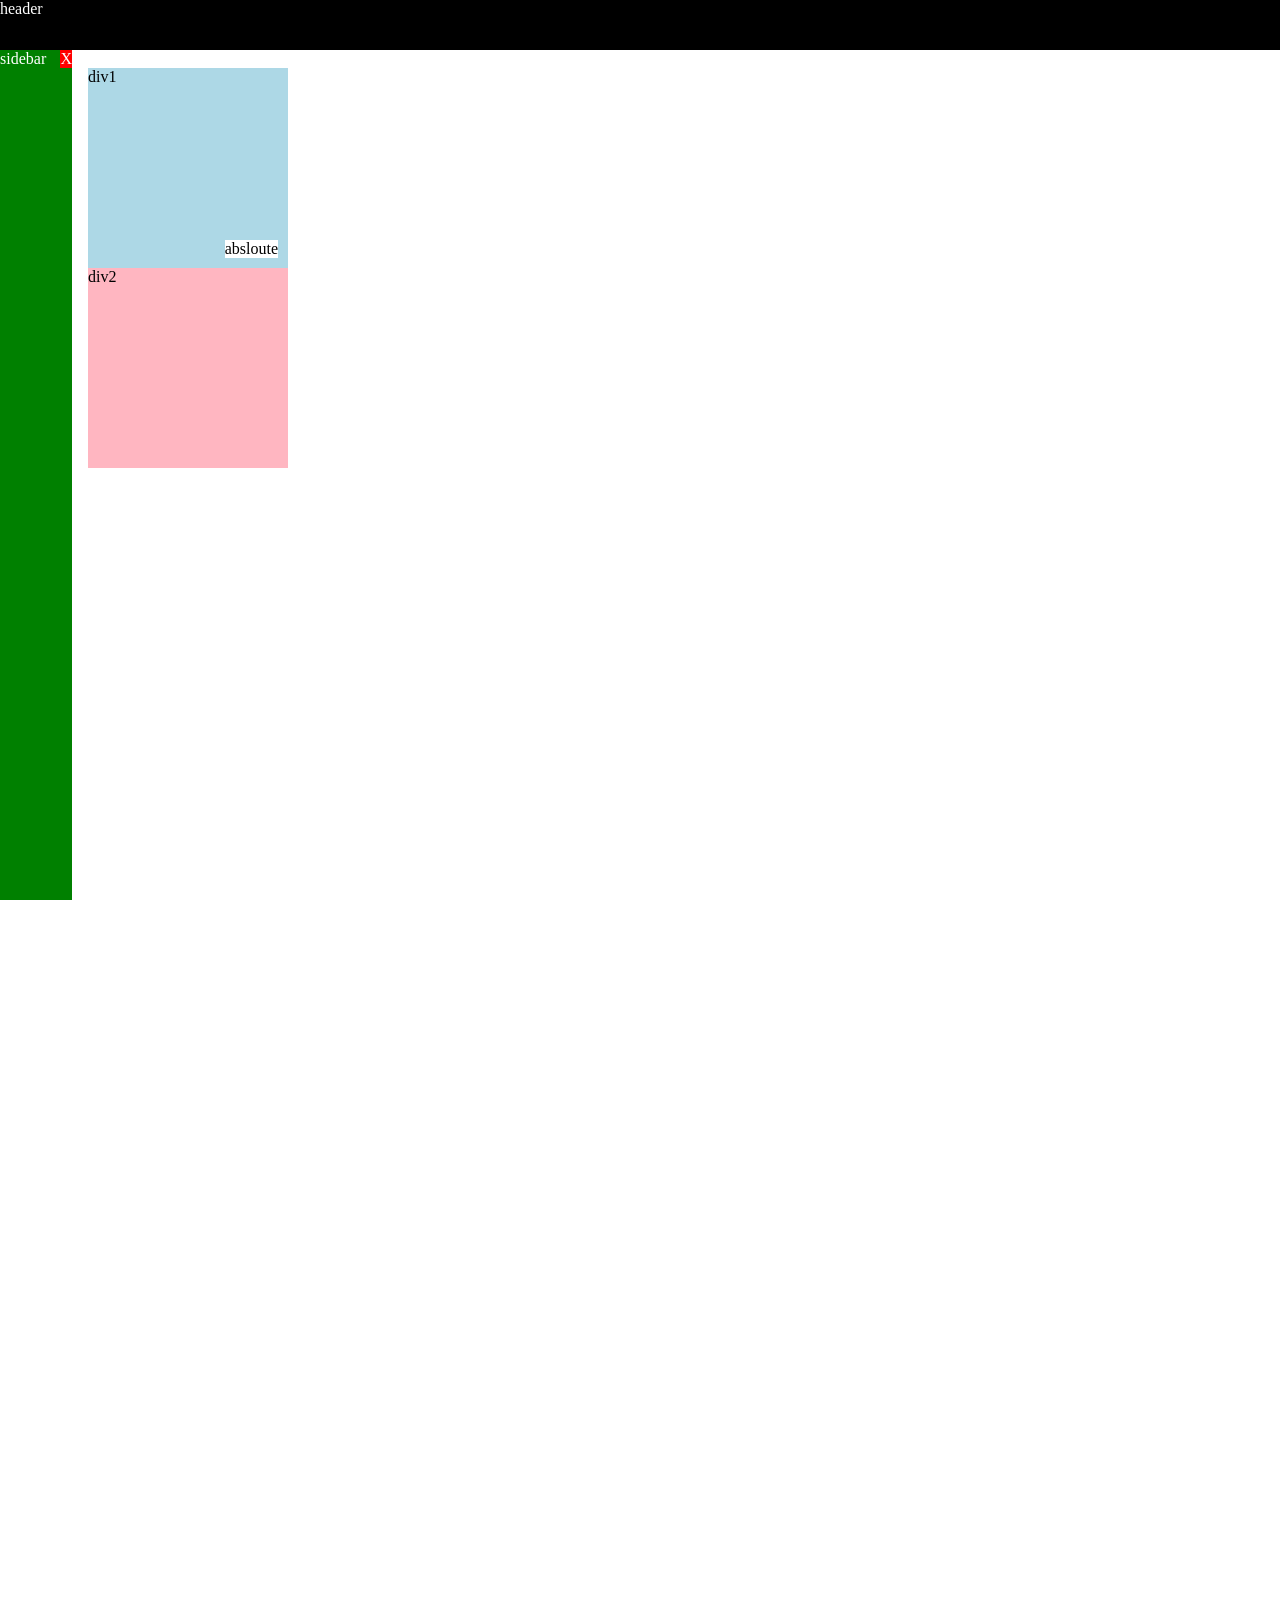
<file: icons/position.html>
<!DOCTYPE html>
<html>
  <head>
    <title>css position</title>
  </head>

  <body style="
  height:3000px;
  padding-top:60px;
  padding-left:80px;
  ">


    <div style="
    background-color:black;
    color:white;
    position:fixed;
    top:0;
    left:0;
    right:0;
    height:50px;
    z-index:1;
      ">header 
      </div>

      
      <div style="
  background-color:green;
  position:fixed;
  color:white;
  top:50px;
  bottom:0;
  left:0px;
  width:72px;
      ">
      sidebar

          <div style="
      position:absolute;
      background-color:red;
      top:0px;
      right:0px;
      z-index:2;
      ">
       X
      </div>
      </div>



    <div style="
      height:200px;
      width:200px;
      background-color:lightblue;
      position:relative;

      ">
      div1

        <div style="
      position:absolute;
      background-color:white;
      bottom:10px;
      right:10px;
      z-index:2;
      ">
        absloute
      </div>

    </div>

    
    <div style="
    height:200px;
    width:200px;
    background-color:lightpink;
    ">
      div2
    </div>

  </body>
</html>
</file>
<file: styles/video.css>
.video-grid{
     display:grid;
     grid-template-columns:repeat(auto-fill, minmax(400px, 1fr));
     column-gap:16px;
     row-gap:40px;
    }

     p ,
    .profile-picture{
     cursor: pointer;
    }
    

    .thumbnail{
    width:100%;
    cursor: pointer;
    border-radius: 12px;
     }

     .video-info-grid{
      display:grid;
      grid-template-columns:50px 1fr;
     }



      .profile-picture{
        width:36px;
        border-radius:50px;
      }


      .video-title{
        margin-top: 0px;
        font-size: 14px;
        font-weight:bold;
        line-height: 20px;
        margin-bottom: 10px;
        color:rgb(15 ,15 ,15);
      }

      .video-author{
        font-size:12px;
        color:grey; 
        margin-bottom: 4px;
      }

      .video-stats{
        color:grey;
        font-size:12px;
      }

      .thumbnail-row{
        margin-bottom: 8px;
        position:relative;
      }

     .video-time{
      font-family:roboto, arial;
      position:absolute;
      bottom:8px;
      right:5px;
      color:white;
      border-radius:5px;
      font-size:12px;
      font-weight:bold;
      padding-top:4px;
      padding-bottom:4px;
      padding-left:4px;
      padding-right:4px;
      background-color:rgb(0, 0, 0, 0.75);
      cursor: pointer;
     }
</file>
<file: styles/header.css>
.header{
  height:55px;
  display:flex;
  flex-direction: row;
  justify-content: space-between;
  position:fixed;
  top:0;
  left:0;
  right:0;
  background-color:rgb(15 ,15 ,15);
  z-index:1000;
}

.left-section{
  display:flex;
  align-items:center;
  filter: invert(1);
}

.hamburger-menu{
  height:24px;
  margin-left:24px;
  margin-right:24px;
  cursor: pointer;
}

.youtube-logo{
  height:20px;
  cursor: pointer;
}

.middle-section{
  flex:1;
  margin-left:70px;
  margin-right:35px;
  max-width: 500px;
  display:flex;
  align-items:center;
  filter: invert(1);
}

.search-bar{
  flex:1;
  height:36px;
  font-size:16px;
  border-width:1px;
  border-style:solid;
  border-color:gray;
  border-radius:2px;
  width:0;
}

.search-bar::placeholder{
  font-family:roboto,arial;
  font-size:16px;
  padding-left:10px;
}

.search-button{
    height:40px;
  width:60px;
  border-radius:2px;
  border-style:solid;
  border-width:1px;
  border-color:gray;
  margin-left: -1px;
  margin-right:10px;
  cursor: pointer;
}

.search-button ,
.voice-search-button ,
.uplod-icon-container ,
.notifications-setup ,
.youtube-app{
  position:relative;
  display:flex;
  justify-content: center;
  align-items:center;
}

.search-button .tooltip ,
.voice-search-button .tooltip ,
.uplod-icon-container .tooltip ,
.notifications-setup .tooltip ,
.youtube-app .tooltip{
  position:absolute;
  background-color:grey;
  color:white;
  font-family:roboto,arial;
  font-size:14px;
  padding-top:4px;
  padding-bottom:4px;
  padding-left:8px;
  padding-right:8px;
  border-radius:2px;
  bottom: -30px;
  opacity:0;
  transition: opacity 0.15s;
  pointer-events: none;
  white-space:nowrap;
}

.search-button:hover .tooltip ,
.voice-search-button:hover .tooltip ,
.uplod-icon-container:hover .tooltip ,
.notifications-setup:hover .tooltip ,
.youtube-app:hover .tooltip{
  opacity: 1;
}

.search-icon{
  height:25px;
}

.voice-search-button{
  height:40px;
  width:40px;
  border-radius:20px;
  border:none;
  cursor: pointer;
}

.voice-search-icon {
  height:24px;
  cursor: pointer;
}

.right-section{
  width:180px;
  display:flex;
  align-items:center;
  justify-content:space-between;
  margin-right:20px;
  flex-shrink:0;
  filter: invert(1);
}

.upload-icon{
height:24px;
cursor: pointer;
}

.youtube-apps-icon{
  height:24px;
  cursor: pointer;
}

.notifications-icon{
  height:24px;
  cursor: pointer;
}

.user-picture{
  height:32px;
  border-radius:16px;
  cursor: pointer;
}

.notifications-setup{
  position:relative;
  cursor: pointer;
}

.notifications-no{
  background-color: red;
  color:white;
  font-family:roboto, arial;
  font-size:11px;
  position:absolute;
  top:-2px;
  right:-5px;
  padding-top:2px;
  padding-bottom:2px;
  padding-left:5px;
  padding-right:5px;
  border-radius:10px;
}
</file>
<file: styles/general.css>
p{
      font-family: roboto, Arial;
      margin-top: 0px;
      margin-bottom: 0px;
    }
    
    body{
      margin:0px;
      padding-top:80px;
      padding-left:100px;
      padding-right:24px;
      background-color:rgb(15 ,15 ,15)
    }
</file>
<file: styles/sidebar.css>
@media (max-width: 768px) {

  .sidebar {
  display:none;
  width: 0;
  }

.video-grid{
 grid-template-columns:1fr;
}

body{
  padding-left:24px;
}

.search-bar{
 width:90px;
 max-width:400;
}

.header{
  height: 55px;
  display: flex;
  flex-direction: row;
  justify-content: space-between;
  align-items: center;
}

.left-section{
  display: flex;
  align-items: center;
}

 .middle-section{
    margin-left: 20px;
    margin-right: 10px;
    max-width: 220px;
  }

  .right-section{
    width: auto;
    gap: 10px;
    margin-right: 10px;
  }

  .youtube-app,
  .notifications-setup{
    display: none;
  }

  .hamburger-menu{
    margin-left: 12px;
    margin-right: 12px;
  }

  .youtube-logo{
    height: 18px;
  }
}

.sidebar{
  top:55px;
  bottom:0;
  left:0;
  width:72px;
  position:fixed;
  color:rgb(15, 15, 15);
  z-index:200;
  padding-top:5px;
}


.sidebar-link{
  height:74px;
  display:flex;
  justify-content: center;
  align-items:center;
  flex-direction: column;
  cursor:pointer;
}

.sidebar-link:hover{
  background-color:rgb(214, 214, 214);
}

.sidebar-link img{
  height:24px;
  margin-bottom:4px;
  filter: invert(1);
}

.sidebar div{
  font-family:roboto,arial;
  font-size:10px;
  color:rgb(214,214,214)
}
</file>
